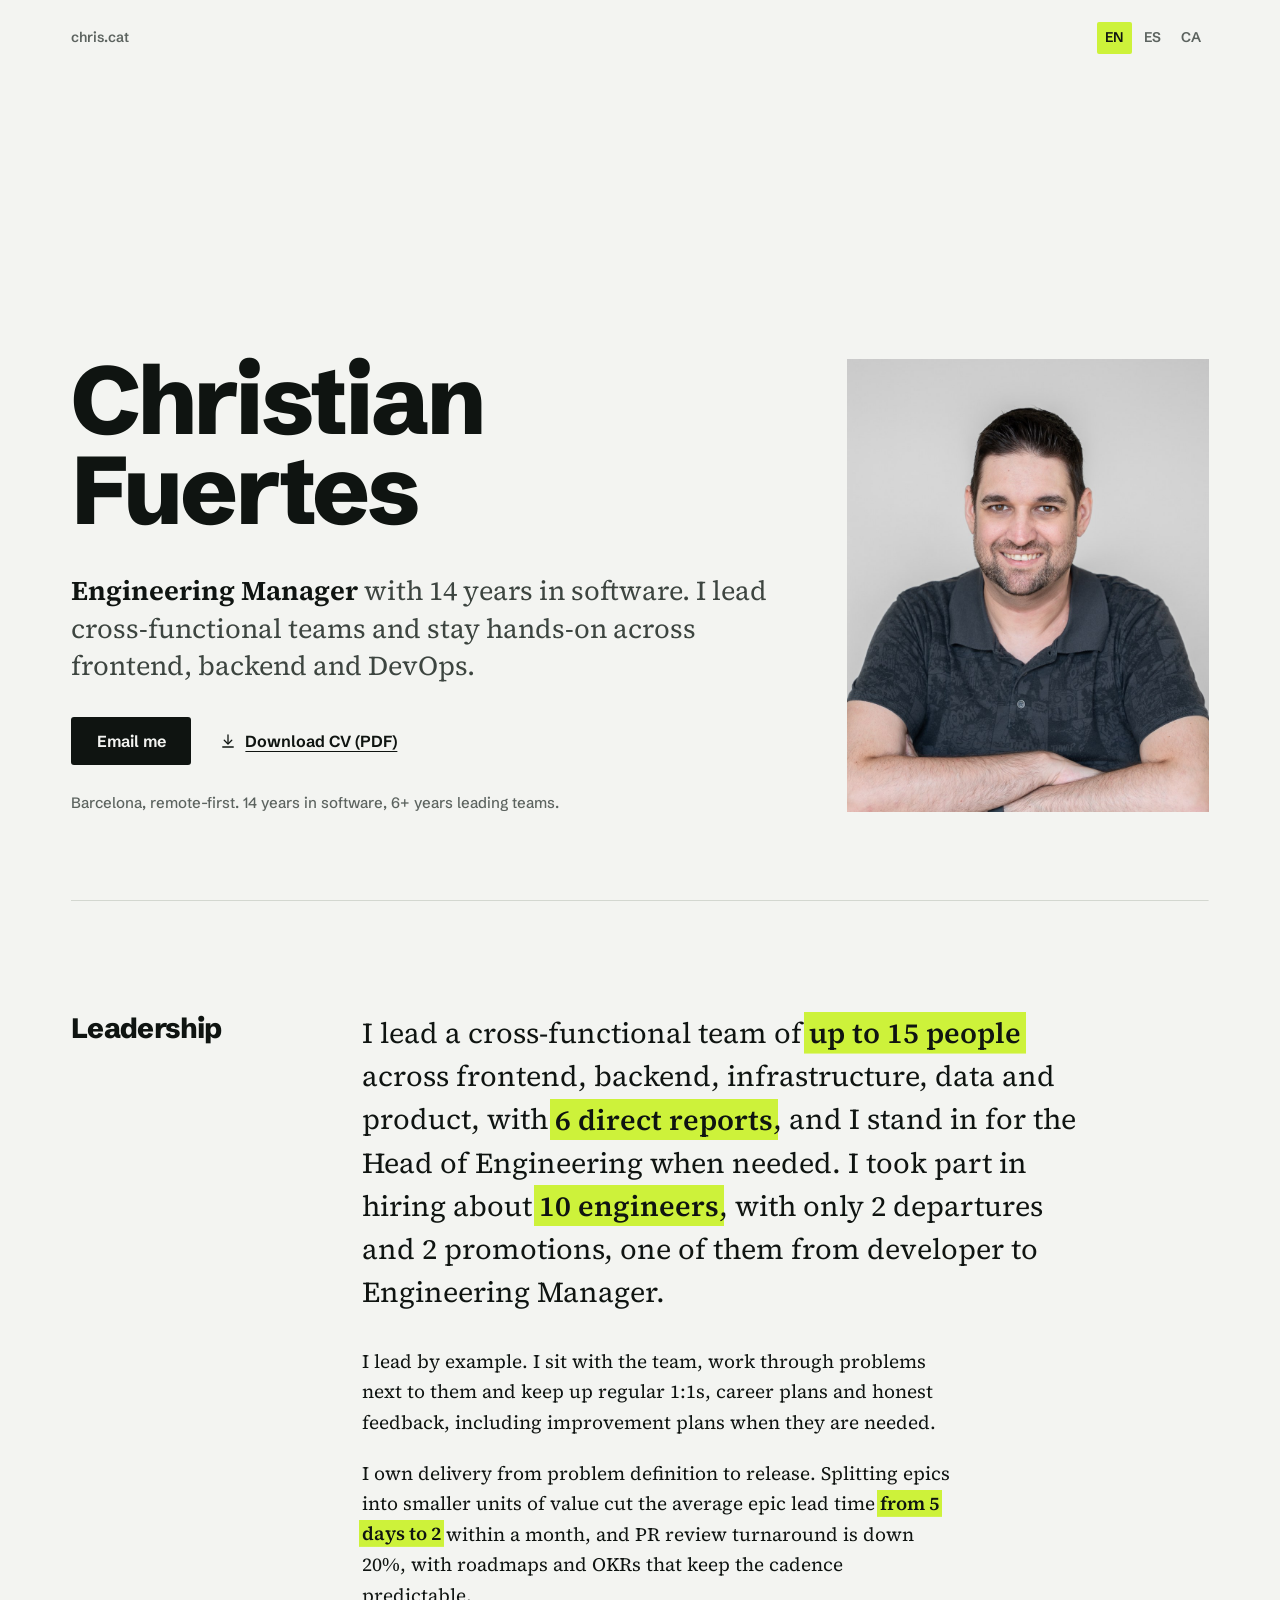
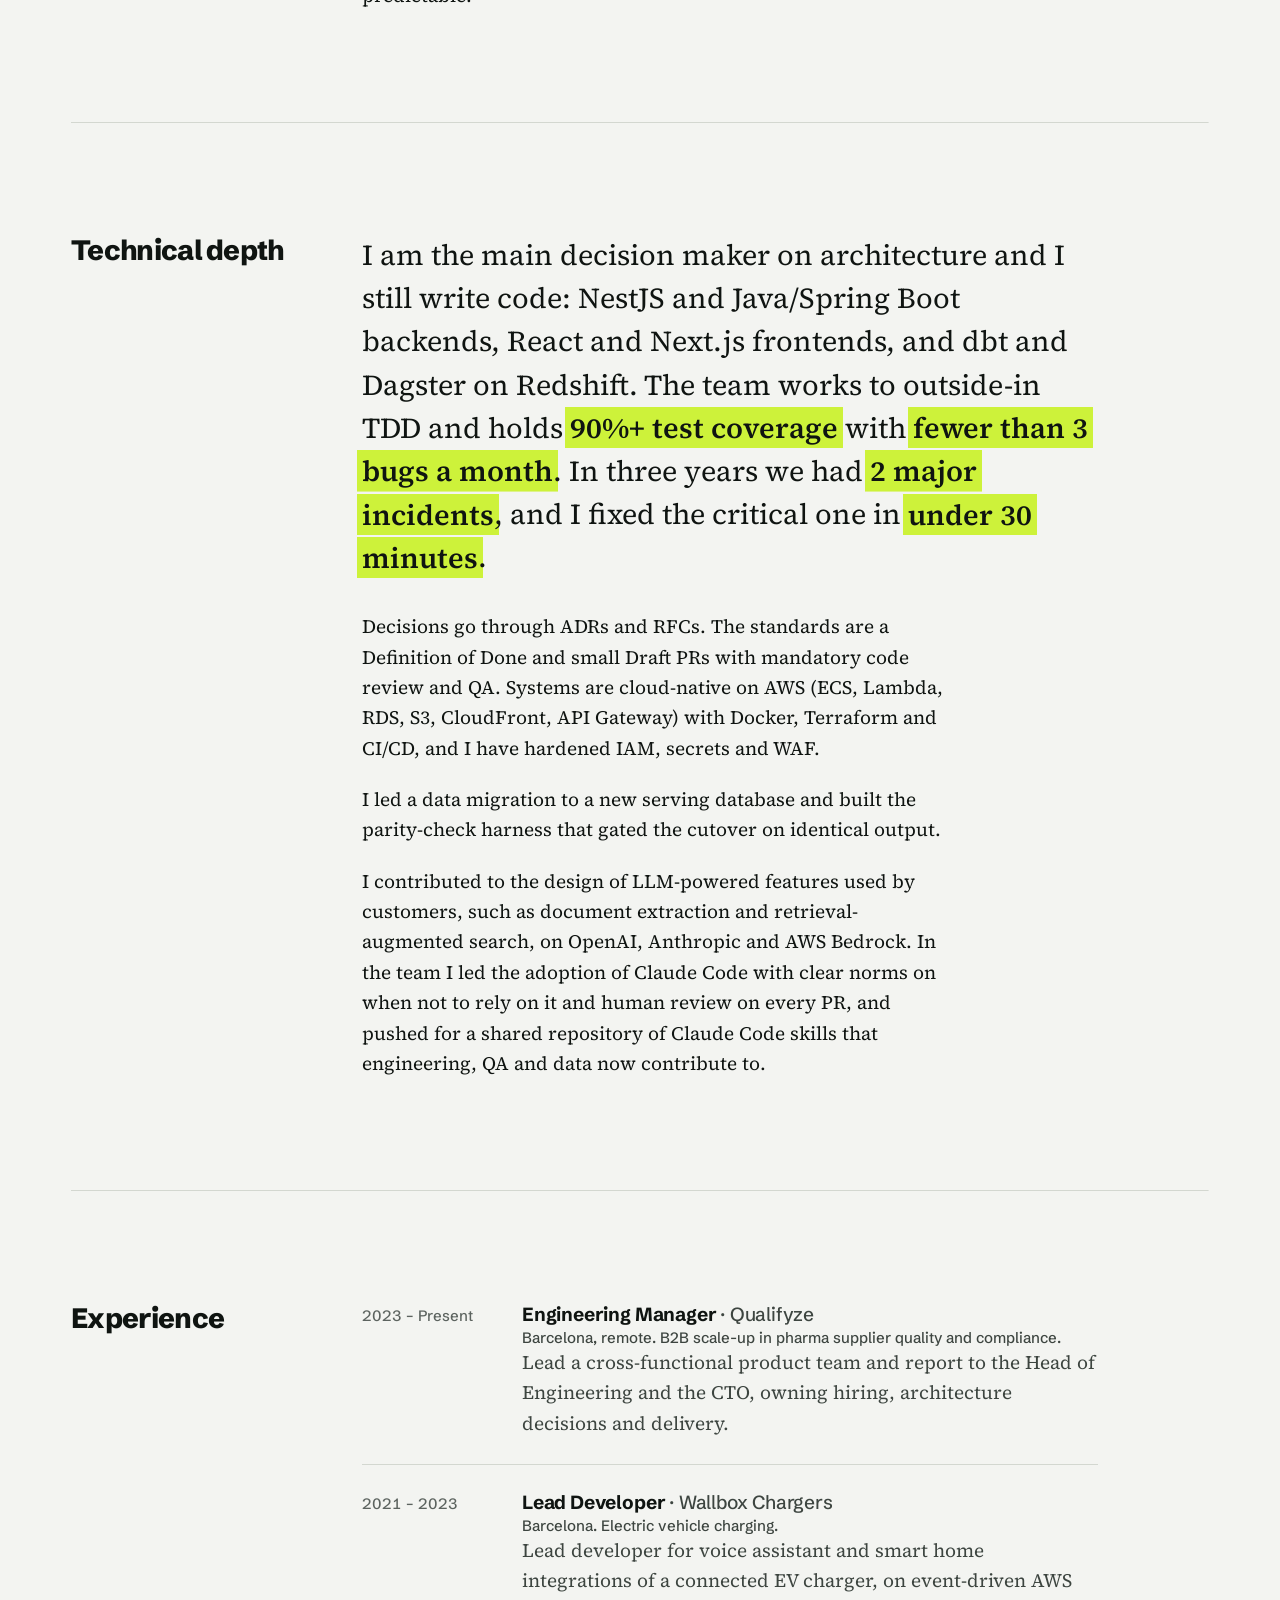
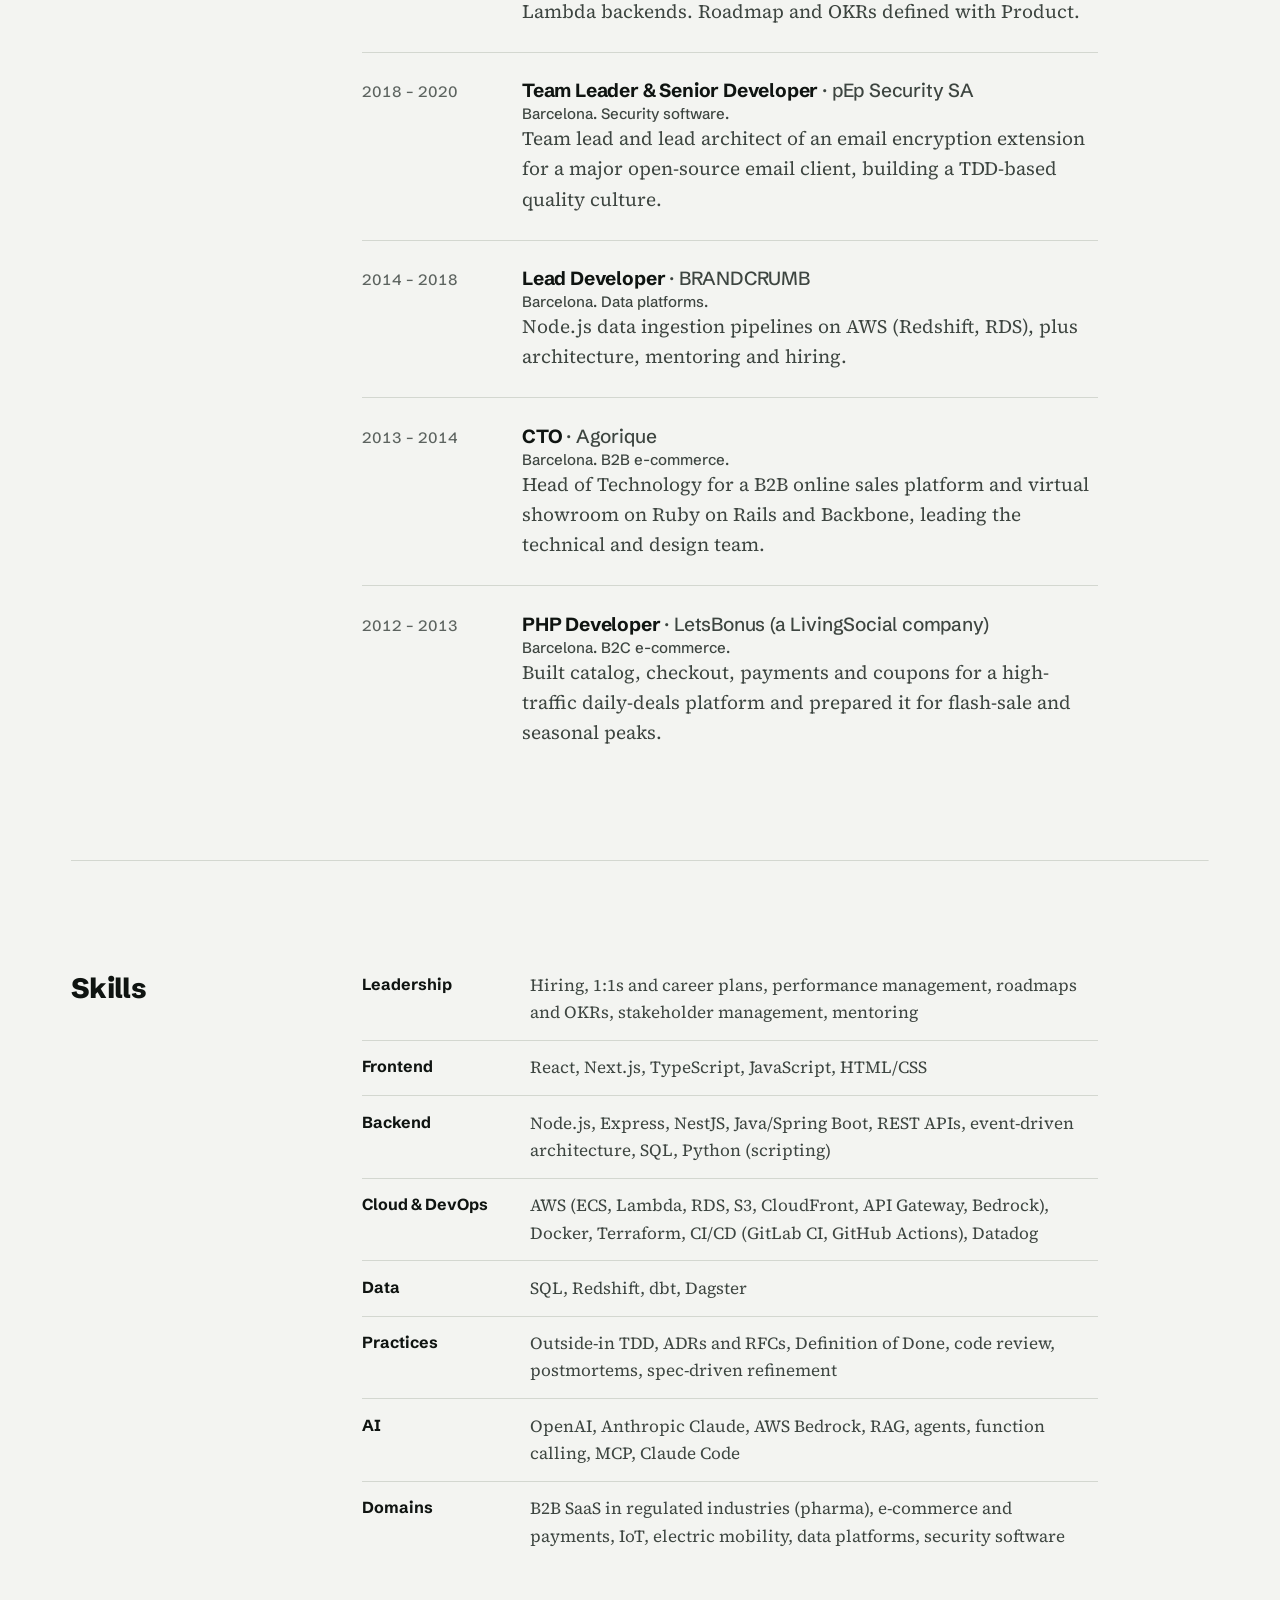
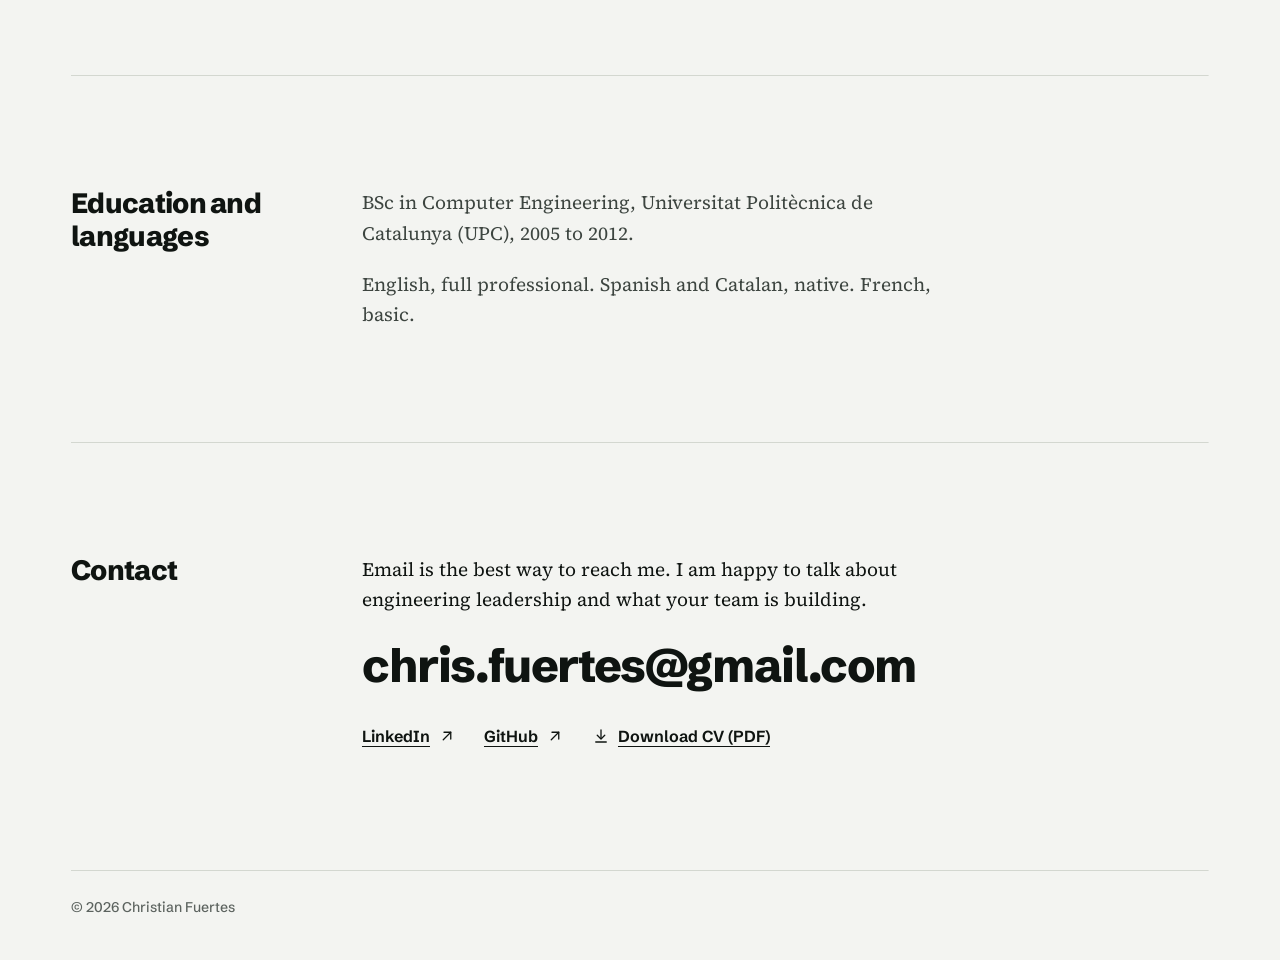
<file: index.html>
<!DOCTYPE html>
<html lang="en">
<head>
<meta charset="utf-8">
<meta name="viewport" content="width=device-width, initial-scale=1">
<meta name="color-scheme" content="light dark">
<title>Christian Fuertes · Engineering Manager</title>
<meta name="description" content="Christian Fuertes is a hands-on Engineering Manager in Barcelona with 14 years in software. He leads cross-functional teams of up to 15 and stays close to the code across frontend, backend and DevOps.">
<meta name="author" content="Christian Fuertes">
<link rel="canonical" href="https://chris.cat/">
<link rel="icon" href="favicon.svg" type="image/svg+xml">
<meta property="og:type" content="website">
<meta property="og:url" content="https://chris.cat/">
<meta property="og:title" content="Christian Fuertes · Engineering Manager">
<meta property="og:description" content="Hands-on Engineering Manager in Barcelona. 14 years in software, leading cross-functional teams of up to 15.">
<meta property="og:image" content="https://chris.cat/og.png">
<meta name="twitter:card" content="summary_large_image">
<link rel="preload" href="fonts/schibsted-latin.woff2" as="font" type="font/woff2" crossorigin>
<link rel="preload" href="fonts/sourceserif-latin.woff2" as="font" type="font/woff2" crossorigin>
<script type="application/ld+json">
{"@context":"https://schema.org","@type":"Person","name":"Christian Fuertes","jobTitle":"Engineering Manager","url":"https://chris.cat","image":"https://chris.cat/photo.jpg","email":"mailto:chris.fuertes@gmail.com","address":{"@type":"PostalAddress","addressLocality":"Barcelona","addressCountry":"ES"},"worksFor":{"@type":"Organization","name":"Qualifyze"},"alumniOf":{"@type":"CollegeOrUniversity","name":"Universitat Politècnica de Catalunya"},"knowsLanguage":["en","es","ca"],"sameAs":["https://www.linkedin.com/in/chrisfuertes","https://github.com/kirthar"]}
</script>
<style>
@font-face{font-family:"Schibsted Grotesk";src:url(fonts/schibsted-latin.woff2) format("woff2");font-weight:400 900;font-style:normal;font-display:swap;unicode-range:U+0000-00FF,U+0131,U+0152-0153,U+02BB-02BC,U+02C6,U+02DA,U+02DC,U+2000-206F,U+2074,U+20AC,U+2122,U+2191,U+2193,U+2212,U+2215,U+FEFF,U+FFFD}
@font-face{font-family:"Schibsted Grotesk";src:url(fonts/schibsted-latin-ext.woff2) format("woff2");font-weight:400 900;font-style:normal;font-display:swap;unicode-range:U+0100-02BA,U+02BD-02C5,U+02C7-02CC,U+02CE-02D7,U+02DD-02FF,U+0304,U+0308,U+0329,U+1D00-1DBF,U+1E00-1E9F,U+1EF2-1EFF,U+2020,U+20A0-20AB,U+20AD-20C0,U+2113,U+2C60-2C7F,U+A720-A7FF}
@font-face{font-family:"Source Serif 4";src:url(fonts/sourceserif-latin.woff2) format("woff2");font-weight:200 900;font-style:normal;font-display:swap;unicode-range:U+0000-00FF,U+0131,U+0152-0153,U+02BB-02BC,U+02C6,U+02DA,U+02DC,U+2000-206F,U+2074,U+20AC,U+2122,U+2191,U+2193,U+2212,U+2215,U+FEFF,U+FFFD}
@font-face{font-family:"Source Serif 4";src:url(fonts/sourceserif-latin-ext.woff2) format("woff2");font-weight:200 900;font-style:normal;font-display:swap;unicode-range:U+0100-02BA,U+02BD-02C5,U+02C7-02CC,U+02CE-02D7,U+02DD-02FF,U+0304,U+0308,U+0329,U+1D00-1DBF,U+1E00-1E9F,U+1EF2-1EFF,U+2020,U+20A0-20AB,U+20AD-20C0,U+2113,U+2C60-2C7F,U+A720-A7FF}

:root{
  --paper:#f3f4f1; --ink:#0f1411; --ink-2:#3d4540; --ink-3:#5c635f; --rule:#d3d7d0; --mark:#cdf23a;
  --sans:"Schibsted Grotesk",system-ui,-apple-system,"Segoe UI",sans-serif;
  --serif:"Source Serif 4",Georgia,"Times New Roman",serif;
  --gutter:clamp(20px,4vw,56px);
  --ease:cubic-bezier(.16,1,.3,1);
  color-scheme:light dark;
}
@media (prefers-color-scheme:dark){
  :root{--paper:#0d110f; --ink:#eef1ec; --ink-2:#bcc3bd; --ink-3:#8f9791; --rule:#273029}
}
*,*::before,*::after{box-sizing:border-box}
html{-webkit-text-size-adjust:100%;scrollbar-color:var(--ink-3) var(--paper)}
body{margin:0;background:var(--paper);color:var(--ink);font-family:var(--serif);font-size:1.1875rem;line-height:1.6;-webkit-font-smoothing:antialiased;text-rendering:optimizeLegibility}
::selection{background:var(--mark);color:#0f1411}
img{display:block;max-width:100%}
a{color:inherit;text-decoration-thickness:1px;text-underline-offset:.22em}
:focus-visible{outline:2px solid var(--ink);outline-offset:3px;border-radius:2px}
.skip{position:absolute;left:var(--gutter);top:-4rem;z-index:10;background:var(--ink);color:var(--paper);padding:.6rem 1rem;font:600 .9rem var(--sans);text-decoration:none}
.skip:focus{top:12px}

.wrap{max-width:1240px;margin:0 auto;padding-inline:var(--gutter)}
.grid{display:grid;grid-template-columns:repeat(12,minmax(0,1fr));column-gap:clamp(16px,2vw,28px)}

/* Hero */
.hero{min-height:min(100svh,960px);display:grid;grid-template-rows:auto 1fr}
.topbar{display:flex;justify-content:space-between;align-items:center;padding-top:22px;padding-bottom:22px;font:600 .875rem/1.4 var(--sans)}
.topbar .mark-name{color:var(--ink-3)}
.lang{display:flex;gap:4px}
.lang button{position:relative;font:inherit;color:var(--ink-3);background:none;border:0;padding:6px 8px;cursor:pointer;border-radius:2px;transition:color .2s}
.lang button::after{content:"";position:absolute;inset:-7px -3px}
.lang button:hover{color:var(--ink)}
.lang button[aria-pressed="true"]{color:#0f1411;background:var(--mark)}
.hero-body{align-self:end;padding-bottom:clamp(40px,7vw,88px);align-items:end;row-gap:40px}
.hero-text{grid-column:1/9}
.hero-photo{grid-column:9/13;margin:0}
.hero-photo img{width:100%;height:auto;aspect-ratio:4/5;object-fit:cover;object-position:50% 14%;background:#d9dadb}
h1{margin:0 0 clamp(24px,3vw,40px);font:800 clamp(3.25rem,10.5vw,6rem)/.93 var(--sans);letter-spacing:-.035em;text-wrap:balance}
.position{margin:0 0 32px;max-width:27em;font-size:clamp(1.3rem,2.3vw,1.7rem);line-height:1.38;color:var(--ink-2)}
.position strong{color:var(--ink);font-weight:650}
.actions{display:flex;flex-wrap:wrap;align-items:center;gap:14px 28px;margin-bottom:28px}
.btn{display:inline-flex;align-items:center;min-height:48px;padding:0 1.6rem;line-height:1.3;background:var(--ink);color:var(--paper);font:650 1rem var(--sans);text-decoration:none;border-radius:3px;transition:background-color .2s,color .2s}
.btn:hover{background:var(--mark);color:#0f1411}
.link-arrow{display:inline-flex;align-items:center;gap:.5rem;font:650 1rem/1.3 var(--sans);min-height:48px}
.link-arrow svg{width:18px;height:18px;flex:none}
.meta{margin:0;color:var(--ink-3);font:500 .9375rem var(--sans)}

/* Sections */
section,footer .wrap{background:linear-gradient(var(--rule),var(--rule)) no-repeat center top/calc(100% - 2*var(--gutter)) 1px}
section{padding-top:clamp(56px,9vw,112px);padding-bottom:clamp(56px,9vw,112px)}
h2{grid-column:1/4;margin:0 0 28px;font:800 1.75rem/1.15 var(--sans);letter-spacing:-.025em;align-self:start;text-wrap:balance}
.content{grid-column:4/13;max-width:46rem}
@media (min-width:900px){h2{position:sticky;top:28px;margin-bottom:0}}
h3{margin:0 0 .35rem;font:700 1.125rem/1.3 var(--sans);letter-spacing:-.01em}
.content p{margin:0 0 1.1em}
.content p:not(.lede){max-width:37rem}
.content p:last-child{margin-bottom:0}
.lede{font-size:clamp(1.375rem,2.6vw,1.8rem);line-height:1.5;color:var(--ink)}
.stack>div+div{margin-top:2.25rem}
.stack p{color:var(--ink-2)}

/* The one authored moment: a lime marker sweeps behind each figure */
mark{color:#0f1411;font-weight:600;padding:.02em .16em;margin:0 -.16em;-webkit-box-decoration-break:clone;box-decoration-break:clone;background:linear-gradient(var(--mark),var(--mark)) no-repeat left center/100% 100%}
.js [data-reveal] mark{color:var(--ink);background-size:0% 100%;transition:background-size .9s var(--ease) var(--d,0ms),color .3s ease calc(var(--d,0ms) + .35s)}
.js [data-reveal].seen mark{color:#0f1411;background-size:100% 100%}
@media (prefers-reduced-motion:reduce){.js [data-reveal] mark{transition:none;color:#0f1411;background-size:100% 100%}}

/* Experience */
.roles{list-style:none;margin:0;padding:0}
.roles li{display:grid;grid-template-columns:8.5rem 1fr;gap:4px 24px;padding-top:1.6rem;padding-bottom:1.6rem;border-top:1px solid var(--rule)}
.roles li:first-child{border-top:0;padding-top:0}
.roles li:last-child{padding-bottom:0}
.when{font:500 .9375rem/1.9 var(--sans);color:var(--ink-3);font-variant-numeric:tabular-nums}
.role{margin:0;font:700 1.1875rem/1.35 var(--sans);letter-spacing:-.01em}
.role span{font-weight:500;color:var(--ink-2)}
.where{margin:.1rem 0 .55rem;font:500 .9375rem var(--sans);color:var(--ink-3)}
.roles p{margin:0;color:var(--ink-2)}

/* Skills */
dl{margin:0}
.skills>div{display:grid;grid-template-columns:9rem 1fr;gap:4px 24px;padding-top:.85rem;padding-bottom:.85rem;border-top:1px solid var(--rule)}
.skills>div:first-child{border-top:0;padding-top:0}
dt{font:700 1rem/1.6 var(--sans)}
dd{margin:0;color:var(--ink-2);font-size:1.0625rem}
.plain p{color:var(--ink-2)}

/* Contact */
.mail{display:inline-block;font:800 clamp(1.6rem,4.6vw,2.9rem)/1.15 var(--sans);letter-spacing:-.03em;text-decoration:none;overflow-wrap:anywhere;margin:.2rem 0 1.4rem;background:linear-gradient(var(--mark),var(--mark)) no-repeat left 92%/0% 30%;transition:background-size .5s var(--ease)}
.mail:hover,.mail:focus-visible{background-size:100% 30%}
.links{display:flex;flex-wrap:wrap;gap:6px 28px;font:650 1rem var(--sans)}
.links a{display:inline-flex;align-items:center;gap:.5rem;min-height:44px}
.links svg{width:18px;height:18px}
footer .wrap{padding-top:28px;padding-bottom:44px}
.privacy{margin:6px 0 0}
footer{font:500 .875rem var(--sans);color:var(--ink-3)}

@media (max-width:899px){
  .hero-text,.hero-photo{grid-column:1/-1}
  .hero-photo{max-width:220px}
  .hero-body{row-gap:28px}
  h2,.content{grid-column:1/-1}
  h2{margin-bottom:22px}
}
@media (max-width:560px){
  body{font-size:1.125rem}
  .roles li,.skills>div{grid-template-columns:1fr}
  .when{line-height:1.5}
  .btn{width:100%;justify-content:center}
}
</style>
</head>
<body>
<a class="skip" href="#main" data-i18n="skip">Skip to content</a>

<header class="hero wrap">
  <div class="topbar">
    <span class="mark-name">chris.cat</span>
    <nav class="lang" aria-label="Language">
      <button type="button" data-lang="en" lang="en" aria-pressed="true">EN</button>
      <button type="button" data-lang="es" lang="es" aria-pressed="false">ES</button>
      <button type="button" data-lang="ca" lang="ca" aria-pressed="false">CA</button>
    </nav>
  </div>
  <div class="hero-body grid">
    <div class="hero-text">
      <h1>Christian Fuertes</h1>
      <p class="position" data-i18n="position"><strong>Engineering Manager</strong> with 14 years in software. I lead cross-functional teams and stay hands-on across frontend, backend and DevOps.</p>
      <div class="actions">
        <a class="btn" href="mailto:chris.fuertes@gmail.com" data-track="email-hero" data-i18n="cta_email">Email me</a>
        <a class="link-arrow" href="Christian_Fuertes_CV.pdf" data-track="cv-hero" download>
          <svg viewBox="0 0 24 24" fill="none" stroke="currentColor" stroke-width="1.75" stroke-linecap="round" stroke-linejoin="round" aria-hidden="true"><path d="M12 4v11"/><path d="m7 11 5 5 5-5"/><path d="M5 20h14"/></svg>
          <span data-i18n="cta_cv">Download CV (PDF)</span>
        </a>
      </div>
      <p class="meta" data-i18n="meta">Barcelona, remote-first. 14 years in software, 6+ years leading teams.</p>
    </div>
    <figure class="hero-photo">
      <img src="photo.jpg" width="1000" height="1250" alt="Portrait of Christian Fuertes" fetchpriority="high">
    </figure>
  </div>
</header>

<main id="main">
  <section class="wrap grid" data-view="leadership">
    <h2 data-i18n="h_lead">Leadership</h2>
    <div class="content">
      <p class="lede" data-reveal data-i18n="lead_lede">I lead a cross-functional team of <mark>up to 15 people</mark> across frontend, backend, infrastructure, data and product, with <mark>6 direct reports</mark>, and I stand in for the Head of Engineering when needed. I took part in hiring about <mark>10 engineers</mark>, with only 2 departures and 2 promotions, one of them from developer to Engineering Manager.</p>
      <p data-i18n="lead_p1">I lead by example. I sit with the team, work through problems next to them and keep up regular 1:1s, career plans and honest feedback, including improvement plans when they are needed.</p>
      <p data-reveal data-i18n="lead_p2">I own delivery from problem definition to release. Splitting epics into smaller units of value cut the average epic lead time <mark>from 5 days to 2</mark> within a month, and PR review turnaround is down 20%, with roadmaps and OKRs that keep the cadence predictable.</p>
    </div>
  </section>

  <section class="wrap grid" data-view="technical">
    <h2 data-i18n="h_tech">Technical depth</h2>
    <div class="content">
      <p class="lede" data-reveal data-i18n="tech_lede">I am the main decision maker on architecture and I still write code: NestJS and Java/Spring Boot backends, React and Next.js frontends, and dbt and Dagster on Redshift. The team works to outside-in TDD and holds <mark>90%+ test coverage</mark> with <mark>fewer than 3 bugs a month</mark>. In three years we had <mark>2 major incidents</mark>, and I fixed the critical one in <mark>under 30 minutes</mark>.</p>
      <p data-i18n="tech_p1">Decisions go through ADRs and RFCs. The standards are a Definition of Done and small Draft PRs with mandatory code review and QA. Systems are cloud-native on AWS (ECS, Lambda, RDS, S3, CloudFront, API Gateway) with Docker, Terraform and CI/CD, and I have hardened IAM, secrets and WAF.</p>
      <p data-i18n="tech_p2">I led a data migration to a new serving database and built the parity-check harness that gated the cutover on identical output.</p>
      <p data-i18n="tech_p3">I contributed to the design of LLM-powered features used by customers, such as document extraction and retrieval-augmented search, on OpenAI, Anthropic and AWS Bedrock. In the team I led the adoption of Claude Code with clear norms on when not to rely on it and human review on every PR, and pushed for a shared repository of Claude Code skills that engineering, QA and data now contribute to.</p>
    </div>
  </section>

  <section class="wrap grid" data-view="experience">
    <h2 data-i18n="h_exp">Experience</h2>
    <div class="content">
      <ol class="roles">
        <li>
          <div class="when" data-i18n="y_now">2023 – Present</div>
          <div>
            <h3 class="role">Engineering Manager <span>· Qualifyze</span></h3>
            <p class="where" data-i18n="w1">Barcelona, remote. B2B scale-up in pharma supplier quality and compliance.</p>
            <p data-i18n="d1">Lead a cross-functional product team and report to the Head of Engineering and the CTO, owning hiring, architecture decisions and delivery.</p>
          </div>
        </li>
        <li>
          <div class="when">2021 – 2023</div>
          <div>
            <h3 class="role">Lead Developer <span>· Wallbox Chargers</span></h3>
            <p class="where" data-i18n="w2">Barcelona. Electric vehicle charging.</p>
            <p data-i18n="d2">Lead developer for voice assistant and smart home integrations of a connected EV charger, on event-driven AWS Lambda backends. Roadmap and OKRs defined with Product.</p>
          </div>
        </li>
        <li>
          <div class="when">2018 – 2020</div>
          <div>
            <h3 class="role">Team Leader &amp; Senior Developer <span>· pEp Security SA</span></h3>
            <p class="where" data-i18n="w3">Barcelona. Security software.</p>
            <p data-i18n="d3">Team lead and lead architect of an email encryption extension for a major open-source email client, building a TDD-based quality culture.</p>
          </div>
        </li>
        <li>
          <div class="when">2014 – 2018</div>
          <div>
            <h3 class="role">Lead Developer <span>· BRANDCRUMB</span></h3>
            <p class="where" data-i18n="w4">Barcelona. Data platforms.</p>
            <p data-i18n="d4">Node.js data ingestion pipelines on AWS (Redshift, RDS), plus architecture, mentoring and hiring.</p>
          </div>
        </li>
        <li>
          <div class="when">2013 – 2014</div>
          <div>
            <h3 class="role">CTO <span>· Agorique</span></h3>
            <p class="where" data-i18n="w5">Barcelona. B2B e-commerce.</p>
            <p data-i18n="d5">Head of Technology for a B2B online sales platform and virtual showroom on Ruby on Rails and Backbone, leading the technical and design team.</p>
          </div>
        </li>
        <li>
          <div class="when">2012 – 2013</div>
          <div>
            <h3 class="role">PHP Developer <span>· LetsBonus (a LivingSocial company)</span></h3>
            <p class="where" data-i18n="w6">Barcelona. B2C e-commerce.</p>
            <p data-i18n="d6">Built catalog, checkout, payments and coupons for a high-traffic daily-deals platform and prepared it for flash-sale and seasonal peaks.</p>
          </div>
        </li>
      </ol>
    </div>
  </section>

  <section class="wrap grid" data-view="skills">
    <h2 data-i18n="h_skills">Skills</h2>
    <div class="content">
      <dl class="skills">
        <div><dt data-i18n="dt_lead">Leadership</dt><dd data-i18n="dd_lead">Hiring, 1:1s and career plans, performance management, roadmaps and OKRs, stakeholder management, mentoring</dd></div>
        <div><dt>Frontend</dt><dd>React, Next.js, TypeScript, JavaScript, HTML/CSS</dd></div>
        <div><dt>Backend</dt><dd>Node.js, Express, NestJS, Java/Spring Boot, REST APIs, event-driven architecture, SQL, Python (scripting)</dd></div>
        <div><dt>Cloud &amp; DevOps</dt><dd>AWS (ECS, Lambda, RDS, S3, CloudFront, API Gateway, Bedrock), Docker, Terraform, CI/CD (GitLab CI, GitHub Actions), Datadog</dd></div>
        <div><dt>Data</dt><dd>SQL, Redshift, dbt, Dagster</dd></div>
        <div><dt data-i18n="dt_prac">Practices</dt><dd data-i18n="dd_prac">Outside-in TDD, ADRs and RFCs, Definition of Done, code review, postmortems, spec-driven refinement</dd></div>
        <div><dt>AI</dt><dd>OpenAI, Anthropic Claude, AWS Bedrock, RAG, agents, function calling, MCP, Claude Code</dd></div>
        <div><dt data-i18n="dt_dom">Domains</dt><dd data-i18n="dd_dom">B2B SaaS in regulated industries (pharma), e-commerce and payments, IoT, electric mobility, data platforms, security software</dd></div>
      </dl>
    </div>
  </section>

  <section class="wrap grid" data-view="education">
    <h2 data-i18n="h_edu">Education and languages</h2>
    <div class="content plain">
      <p data-i18n="edu">BSc in Computer Engineering, Universitat Politècnica de Catalunya (UPC), 2005 to 2012.</p>
      <p data-i18n="langs">English, full professional. Spanish and Catalan, native. French, basic.</p>
    </div>
  </section>

  <section class="wrap grid" data-view="contact">
    <h2 data-i18n="h_contact">Contact</h2>
    <div class="content">
      <p data-i18n="contact_p">Email is the best way to reach me. I am happy to talk about engineering leadership and what your team is building.</p>
      <a class="mail" href="mailto:chris.fuertes@gmail.com" data-track="email-contact">chris.fuertes@gmail.com</a>
      <div class="links">
        <a href="https://www.linkedin.com/in/chrisfuertes" data-track="linkedin" target="_blank" rel="noopener">LinkedIn
          <svg viewBox="0 0 24 24" fill="none" stroke="currentColor" stroke-width="1.75" stroke-linecap="round" stroke-linejoin="round" aria-hidden="true"><path d="M7 17 17 7"/><path d="M8 7h9v9"/></svg></a>
        <a href="https://github.com/kirthar" data-track="github" target="_blank" rel="noopener">GitHub
          <svg viewBox="0 0 24 24" fill="none" stroke="currentColor" stroke-width="1.75" stroke-linecap="round" stroke-linejoin="round" aria-hidden="true"><path d="M7 17 17 7"/><path d="M8 7h9v9"/></svg></a>
        <a href="Christian_Fuertes_CV.pdf" data-track="cv-contact" download>
          <svg viewBox="0 0 24 24" fill="none" stroke="currentColor" stroke-width="1.75" stroke-linecap="round" stroke-linejoin="round" aria-hidden="true"><path d="M12 4v11"/><path d="m7 11 5 5 5-5"/><path d="M5 20h14"/></svg>
          <span data-i18n="cta_cv2">Download CV (PDF)</span></a>
      </div>
    </div>
  </section>
</main>

<footer data-view="end"><div class="wrap">© <span id="year">2026</span> Christian Fuertes
  <p class="privacy" hidden data-i18n="privacy">Anonymous visit statistics, no cookies, no personal data.</p></div></footer>

<script>
(function(){
  var root=document.documentElement;
  root.classList.add('js');

  var T={
  es:{
  "title": "Christian Fuertes · Engineering Manager",
  "desc": "Christian Fuertes es un Engineering Manager con perfil técnico en Barcelona y 14 años en software. Lidera equipos multidisciplinares de hasta 15 personas y sigue cerca del código en frontend, backend y DevOps.",
  "skip": "Saltar al contenido",
  "position": "<strong>Engineering Manager</strong> con 14 años en software. Lidero equipos multidisciplinares y sigo trabajando con el código en frontend, backend y DevOps.",
  "cta_email": "Escríbeme",
  "cta_cv": "Descargar CV (PDF)",
  "cta_cv2": "Descargar CV (PDF)",
  "meta": "Barcelona, trabajo en remoto. 14 años en software, más de 6 años liderando equipos.",
  "h_lead": "Liderazgo",
  "lead_lede": "Lidero un equipo multidisciplinar de <mark>hasta 15 personas</mark> entre frontend, backend, infraestructura, datos y producto, con <mark>6 personas a mi cargo</mark>, y sustituyo al Head of Engineering cuando hace falta. He participado en la contratación de unos <mark>10 ingenieros</mark>, con solo 2 salidas y 2 promociones, una de ellas de desarrollador a Engineering Manager.",
  "lead_p1": "Lidero con el ejemplo. Me siento con el equipo, resuelvo los problemas a su lado y mantengo 1:1s regulares, planes de carrera y feedback honesto, incluidos planes de mejora cuando hacen falta.",
  "lead_p2": "Soy responsable de la entrega desde la definición del problema hasta la release. Dividir las épicas en unidades de valor más pequeñas redujo el lead time medio de una épica <mark>de 5 días a 2</mark> en un mes, y el tiempo de revisión de PRs ha bajado un 20%, con roadmaps y OKRs que hacen la cadencia predecible.",
  "h_tech": "Nivel técnico",
  "tech_lede": "Soy quien toma las decisiones de arquitectura y sigo escribiendo código: backends en NestJS y Java/Spring Boot, frontends en React y Next.js, y dbt y Dagster sobre Redshift. El equipo trabaja con TDD outside-in y mantiene una <mark>cobertura de tests superior al 90%</mark> con <mark>menos de 3 bugs al mes</mark>. En tres años tuvimos <mark>2 incidentes graves</mark> y el crítico lo resolví en <mark>menos de 30 minutos</mark>.",
  "tech_p1": "Las decisiones pasan por ADRs y RFCs. Los estándares son una Definition of Done y Draft PRs pequeñas con code review y QA obligatorios. Los sistemas son cloud-native en AWS (ECS, Lambda, RDS, S3, CloudFront, API Gateway) con Docker, Terraform y CI/CD, y he reforzado IAM, secretos y WAF.",
  "tech_p2": "Lideré una migración de datos a una nueva base de datos de servicio y construí el arnés de comprobación de paridad que condicionó el corte a un resultado idéntico.",
  "tech_p3": "Contribuí al diseño de funcionalidades con LLMs que usan los clientes, como la extracción de documentos y la búsqueda con recuperación aumentada, sobre OpenAI, Anthropic y AWS Bedrock. En el equipo lideré la adopción de Claude Code, con normas claras sobre cuándo no fiarse de ella y revisión humana en cada PR, e impulsé un repositorio compartido de skills de Claude Code al que ya contribuyen ingeniería, QA y datos.",
  "h_exp": "Experiencia",
  "y_now": "2023 – Actualidad",
  "w1": "Barcelona, en remoto. Scale-up B2B de calidad y cumplimiento de proveedores en farma.",
  "d1": "Lidero un equipo de producto multidisciplinar y dependo del Head of Engineering y del CTO, con responsabilidad sobre la contratación, las decisiones de arquitectura y la entrega.",
  "w2": "Barcelona. Carga de vehículos eléctricos.",
  "d2": "Lead developer de las integraciones de asistentes de voz y smart home de un cargador de vehículo eléctrico conectado, sobre backends orientados a eventos en AWS Lambda. Roadmap y OKRs definidos con Producto.",
  "w3": "Barcelona. Software de seguridad.",
  "d3": "Team lead y arquitecto principal de una extensión de cifrado de correo para un cliente de email open source muy conocido, creando una cultura de calidad basada en TDD.",
  "w4": "Barcelona. Plataformas de datos.",
  "d4": "Pipelines de ingesta de datos en Node.js sobre AWS (Redshift, RDS), además de arquitectura, mentoring y contratación.",
  "w5": "Barcelona. E-commerce B2B.",
  "d5": "Head of Technology de una plataforma de venta online B2B con showroom virtual sobre Ruby on Rails y Backbone, liderando el equipo técnico y de diseño.",
  "w6": "Barcelona. E-commerce B2C.",
  "d6": "Construí catálogo, checkout, pagos y cupones de una plataforma de ofertas diarias de mucho tráfico y la preparé para los picos de flash sales y campañas de temporada.",
  "h_skills": "Tecnologías",
  "dt_lead": "Liderazgo",
  "dd_lead": "Contratación, 1:1s y planes de carrera, gestión del rendimiento, roadmaps y OKRs, gestión de stakeholders, mentoring",
  "dt_prac": "Prácticas",
  "dd_prac": "TDD outside-in, ADRs y RFCs, Definition of Done, code review, postmortems, refinamiento guiado por especificaciones",
  "dt_dom": "Sectores",
  "dd_dom": "B2B SaaS en industrias reguladas (farma), e-commerce y pagos, IoT, movilidad eléctrica, plataformas de datos, software de seguridad",
  "h_edu": "Formación e idiomas",
  "edu": "Ingeniería Informática, Universitat Politècnica de Catalunya (UPC), 2005 a 2012.",
  "langs": "Inglés, nivel profesional completo. Castellano y catalán, nativos. Francés, básico.",
  "h_contact": "Contacto",
  "contact_p": "El correo es la mejor forma de contactarme. Encantado de hablar de liderazgo de ingeniería y de lo que está construyendo tu equipo.",
  "privacy": "Estadísticas de visitas anónimas, sin cookies ni datos personales."
},
  ca:{
  "title": "Christian Fuertes · Engineering Manager",
  "desc": "Christian Fuertes és un Engineering Manager amb perfil tècnic a Barcelona i 14 anys en software. Lidera equips multidisciplinaris de fins a 15 persones i segueix a prop del codi en frontend, backend i DevOps.",
  "skip": "Salta al contingut",
  "position": "<strong>Engineering Manager</strong> amb 14 anys en software. Lidero equips multidisciplinaris i segueixo treballant amb el codi en frontend, backend i DevOps.",
  "cta_email": "Escriu-me",
  "cta_cv": "Descarrega el CV (PDF)",
  "cta_cv2": "Descarrega el CV (PDF)",
  "meta": "Barcelona, treball en remot. 14 anys en software, més de 6 anys liderant equips.",
  "h_lead": "Lideratge",
  "lead_lede": "Lidero un equip multidisciplinari de <mark>fins a 15 persones</mark> entre frontend, backend, infraestructura, dades i producte, amb <mark>6 persones a càrrec meu</mark>, i substitueixo el Head of Engineering quan cal. He participat en la contractació d’uns <mark>10 enginyers</mark>, amb només 2 baixes i 2 promocions, una d’elles de desenvolupador a Engineering Manager.",
  "lead_p1": "Lidero amb l’exemple. Em sec amb l’equip, resolc els problemes al seu costat i mantinc 1:1s regulars, plans de carrera i feedback honest, inclosos plans de millora quan cal.",
  "lead_p2": "Sóc responsable del lliurament des de la definició del problema fins a la release. Dividir les èpiques en unitats de valor més petites va reduir el lead time mitjà d’una èpica <mark>de 5 dies a 2</mark> en un mes, i el temps de revisió de PRs ha baixat un 20%, amb roadmaps i OKRs que fan la cadència previsible.",
  "h_tech": "Nivell tècnic",
  "tech_lede": "Sóc qui pren les decisions d’arquitectura i segueixo escrivint codi: backends en NestJS i Java/Spring Boot, frontends en React i Next.js, i dbt i Dagster sobre Redshift. L’equip treballa amb TDD outside-in i manté una <mark>cobertura de tests superior al 90%</mark> amb <mark>menys de 3 bugs al mes</mark>. En tres anys hem tingut <mark>2 incidents greus</mark> i el crític el vaig resoldre en <mark>menys de 30 minuts</mark>.",
  "tech_p1": "Les decisions passen per ADRs i RFCs. Els estàndards són una Definition of Done i Draft PRs petites amb code review i QA obligatoris. Els sistemes són cloud-native a AWS (ECS, Lambda, RDS, S3, CloudFront, API Gateway) amb Docker, Terraform i CI/CD, i he reforçat IAM, secrets i WAF.",
  "tech_p2": "Vaig liderar una migració de dades a una nova base de dades de servei i vaig construir l’arnès de comprovació de paritat que va condicionar el tall a un resultat idèntic.",
  "tech_p3": "Vaig contribuir al disseny de funcionalitats amb LLMs que fan servir els clients, com l’extracció de documents i la cerca amb recuperació augmentada, sobre OpenAI, Anthropic i AWS Bedrock. A l’equip vaig liderar l’adopció de Claude Code, amb normes clares sobre quan no refiar-se’n i revisió humana a cada PR, i vaig impulsar un repositori compartit de skills de Claude Code al qual ja contribueixen enginyeria, QA i dades.",
  "h_exp": "Experiència",
  "y_now": "2023 – Actualitat",
  "w1": "Barcelona, en remot. Scale-up B2B de qualitat i compliment de proveïdors en farma.",
  "d1": "Lidero un equip de producte multidisciplinari i responc davant del Head of Engineering i del CTO, amb responsabilitat sobre la contractació, les decisions d’arquitectura i el lliurament.",
  "w2": "Barcelona. Càrrega de vehicles elèctrics.",
  "d2": "Lead developer de les integracions d’assistents de veu i smart home d’un carregador de vehicle elèctric connectat, sobre backends orientats a esdeveniments a AWS Lambda. Roadmap i OKRs definits amb Producte.",
  "w3": "Barcelona. Software de seguretat.",
  "d3": "Team lead i arquitecte principal d’una extensió de xifratge de correu per a un client d’email open source molt conegut, creant una cultura de qualitat basada en TDD.",
  "w4": "Barcelona. Plataformes de dades.",
  "d4": "Pipelines d’ingesta de dades en Node.js sobre AWS (Redshift, RDS), a més d’arquitectura, mentoring i contractació.",
  "w5": "Barcelona. E-commerce B2B.",
  "d5": "Head of Technology d’una plataforma de venda online B2B amb showroom virtual sobre Ruby on Rails i Backbone, liderant l’equip tècnic i de disseny.",
  "w6": "Barcelona. E-commerce B2C.",
  "d6": "Vaig construir catàleg, checkout, pagaments i cupons d’una plataforma d’ofertes diàries de molt trànsit i la vaig preparar per als pics de flash sales i campanyes de temporada.",
  "h_skills": "Tecnologies",
  "dt_lead": "Lideratge",
  "dd_lead": "Contractació, 1:1s i plans de carrera, gestió del rendiment, roadmaps i OKRs, gestió d’stakeholders, mentoring",
  "dt_prac": "Pràctiques",
  "dd_prac": "TDD outside-in, ADRs i RFCs, Definition of Done, code review, postmortems, refinament guiat per especificacions",
  "dt_dom": "Sectors",
  "dd_dom": "B2B SaaS en indústries regulades (farma), e-commerce i pagaments, IoT, mobilitat elèctrica, plataformes de dades, software de seguretat",
  "h_edu": "Formació i idiomes",
  "edu": "Enginyeria Informàtica, Universitat Politècnica de Catalunya (UPC), 2005 a 2012.",
  "langs": "Anglès, nivell professional complet. Castellà i català, natius. Francès, bàsic.",
  "h_contact": "Contacte",
  "contact_p": "El correu és la millor manera de contactar-me. Content de parlar de lideratge d’enginyeria i del que està construint el teu equip.",
  "privacy": "Estadístiques de visites anònimes, sense cookies ni dades personals."
}
  };

  var nodes=[].slice.call(document.querySelectorAll('[data-i18n]'));
  var descEl=document.querySelector('meta[name=description]');
  var en={title:document.title,desc:descEl.getAttribute('content')};
  nodes.forEach(function(n){en[n.getAttribute('data-i18n')]=n.innerHTML});
  var btns=[].slice.call(document.querySelectorAll('.lang button'));

  function store(){try{return window.localStorage}catch(e){return null}}
  function pick(){
    var m=/[?&]lang=(en|es|ca)\b/.exec(location.search);
    if(m)return m[1];
    try{var s=store(),v=s&&s.getItem('lang');if(v==='en'||v==='es'||v==='ca')return v}catch(e){}
    return 'en';
  }
  function stagger(){[].forEach.call(document.querySelectorAll('[data-reveal] mark'),function(m,i){m.style.setProperty('--d',(i*110)+'ms')})}
  function apply(l,save){
    var d=l==='en'?en:T[l];
    nodes.forEach(function(n){var k=n.getAttribute('data-i18n');if(d[k]!==undefined)n.innerHTML=d[k]});
    document.title=d.title;descEl.setAttribute('content',d.desc);
    root.lang=l;
    btns.forEach(function(b){b.setAttribute('aria-pressed',String(b.getAttribute('data-lang')===l))});
    stagger();
    if(save){try{var s=store();s&&s.setItem('lang',l)}catch(e){}if(typeof track==='function')track('lang-'+l)}
  }
  btns.forEach(function(b){b.addEventListener('click',function(){apply(b.getAttribute('data-lang'),true)})});
  apply(pick(),false);

  var y=document.getElementById('year');if(y)y.textContent=new Date().getFullYear();

  var targets=[].slice.call(document.querySelectorAll('[data-reveal]'));
  if('IntersectionObserver' in window){
    var io=new IntersectionObserver(function(es){es.forEach(function(e){if(e.isIntersecting){e.target.classList.add('seen');io.unobserve(e.target)}})},{threshold:.35});
    targets.forEach(function(t){io.observe(t)});
  }else{targets.forEach(function(t){t.classList.add('seen')})}

  /* Analytics: GoatCounter, no cookies, no personal data. Inert until GC_CODE is set,
     and only active on chris.cat. Anonymous and cookieless, so DNT/GPC are not used as opt-outs. */
  var GC_CODE='chrisfuertes';
  var host=location.hostname.replace(/^www\./,'');
  var live=!!GC_CODE&&host==='chris.cat';
  var queue=[],sent={};
  function send(e){
    if(window.goatcounter&&window.goatcounter.count)window.goatcounter.count(e);else queue.push(e);
  }
  function track(name,once){
    if(!live)return;
    if(once){if(sent[name])return;sent[name]=1}
    send({path:'ev/'+name,title:name,event:true});
  }
  if(live){
    var sc=document.createElement('script');
    sc.async=true;sc.src='https://gc.zgo.at/count.js';
    sc.setAttribute('data-goatcounter','https://'+GC_CODE+'.goatcounter.com/count');
    sc.onload=function(){queue.splice(0).forEach(function(e){window.goatcounter.count(e)})};
    document.head.appendChild(sc);
    var note=document.querySelector('.privacy');if(note)note.hidden=false;
    track('device-'+(window.innerWidth<700?'mobile':'desktop'),true);
    document.addEventListener('click',function(e){
      var a=e.target.closest&&e.target.closest('[data-track]');
      if(a)track(a.getAttribute('data-track'));
    });
    if('IntersectionObserver' in window){
      var vo=new IntersectionObserver(function(es){es.forEach(function(e){
        if(e.isIntersecting){track('view-'+e.target.getAttribute('data-view'),true);vo.unobserve(e.target)}
      })},{threshold:.4});
      [].forEach.call(document.querySelectorAll('[data-view]'),function(t){vo.observe(t)});
    }
  }
})();
</script>
</body>
</html>
</file>
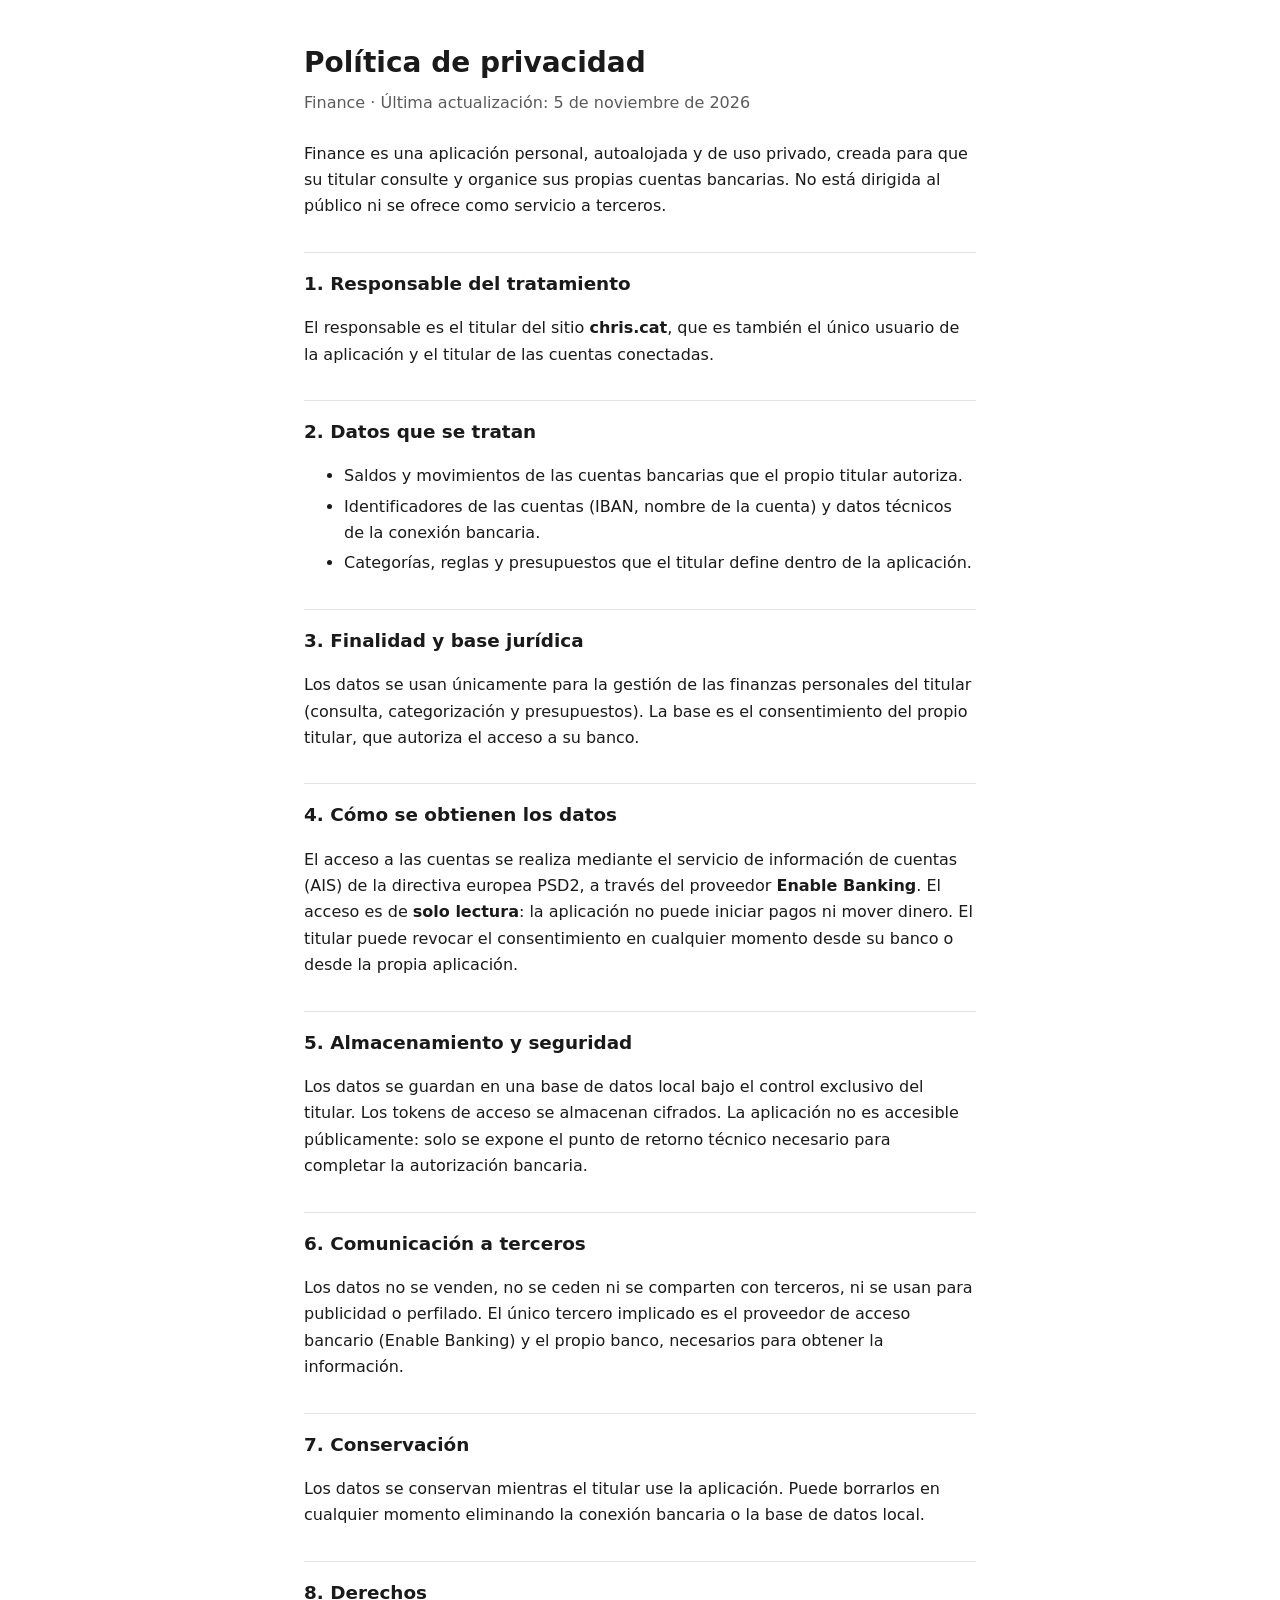
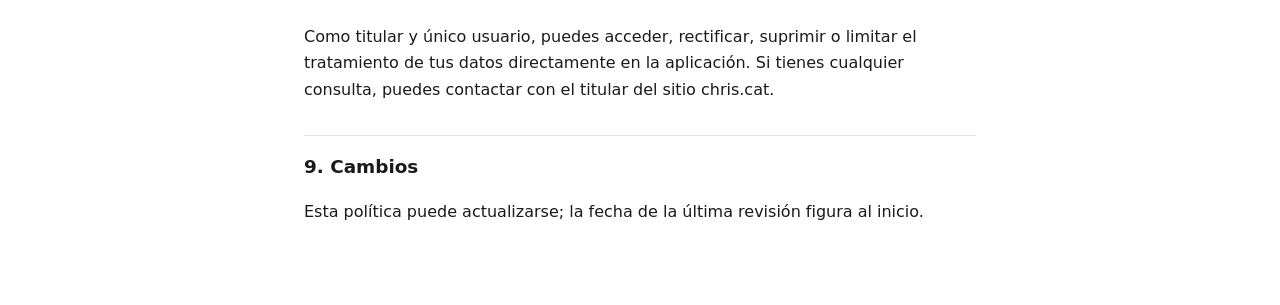
<file: privacy/index.html>
<!doctype html>
<html lang="es">
<head>
<meta charset="utf-8">
<meta name="viewport" content="width=device-width, initial-scale=1">
<title>Política de privacidad — Finance</title>
<style>
  :root { --bg:#fff; --fg:#1a1a1a; --muted:#5b5b5b; --line:#e3e3e3; }
  @media (prefers-color-scheme: dark) { :root { --bg:#111; --fg:#ececec; --muted:#a0a0a0; --line:#2c2c2c; } }
  body { margin:0; background:var(--bg); color:var(--fg); font:16px/1.65 system-ui,-apple-system,"Segoe UI",sans-serif; }
  main { max-width:42rem; margin:0 auto; padding:2.5rem 1rem 4rem; }
  h1 { font-size:1.75rem; margin:0 0 .25rem; }
  h2 { font-size:1.15rem; margin:2rem 0 .5rem; padding-top:1rem; border-top:1px solid var(--line); }
  p.meta { color:var(--muted); margin:0 0 1.5rem; }
  li { margin:.25rem 0; }
</style>
</head>
<body>
<main>
<h1>Política de privacidad</h1>
<p class="meta">Finance · Última actualización: 5 de noviembre de 2026</p>

<p>Finance es una aplicación personal, autoalojada y de uso privado, creada para que su titular consulte y organice sus propias cuentas bancarias. No está dirigida al público ni se ofrece como servicio a terceros.</p>

<h2>1. Responsable del tratamiento</h2>
<p>El responsable es el titular del sitio <strong>chris.cat</strong>, que es también el único usuario de la aplicación y el titular de las cuentas conectadas.</p>

<h2>2. Datos que se tratan</h2>
<ul>
  <li>Saldos y movimientos de las cuentas bancarias que el propio titular autoriza.</li>
  <li>Identificadores de las cuentas (IBAN, nombre de la cuenta) y datos técnicos de la conexión bancaria.</li>
  <li>Categorías, reglas y presupuestos que el titular define dentro de la aplicación.</li>
</ul>

<h2>3. Finalidad y base jurídica</h2>
<p>Los datos se usan únicamente para la gestión de las finanzas personales del titular (consulta, categorización y presupuestos). La base es el consentimiento del propio titular, que autoriza el acceso a su banco.</p>

<h2>4. Cómo se obtienen los datos</h2>
<p>El acceso a las cuentas se realiza mediante el servicio de información de cuentas (AIS) de la directiva europea PSD2, a través del proveedor <strong>Enable Banking</strong>. El acceso es de <strong>solo lectura</strong>: la aplicación no puede iniciar pagos ni mover dinero. El titular puede revocar el consentimiento en cualquier momento desde su banco o desde la propia aplicación.</p>

<h2>5. Almacenamiento y seguridad</h2>
<p>Los datos se guardan en una base de datos local bajo el control exclusivo del titular. Los tokens de acceso se almacenan cifrados. La aplicación no es accesible públicamente: solo se expone el punto de retorno técnico necesario para completar la autorización bancaria.</p>

<h2>6. Comunicación a terceros</h2>
<p>Los datos no se venden, no se ceden ni se comparten con terceros, ni se usan para publicidad o perfilado. El único tercero implicado es el proveedor de acceso bancario (Enable Banking) y el propio banco, necesarios para obtener la información.</p>

<h2>7. Conservación</h2>
<p>Los datos se conservan mientras el titular use la aplicación. Puede borrarlos en cualquier momento eliminando la conexión bancaria o la base de datos local.</p>

<h2>8. Derechos</h2>
<p>Como titular y único usuario, puedes acceder, rectificar, suprimir o limitar el tratamiento de tus datos directamente en la aplicación. Si tienes cualquier consulta, puedes contactar con el titular del sitio chris.cat.</p>

<h2>9. Cambios</h2>
<p>Esta política puede actualizarse; la fecha de la última revisión figura al inicio.</p>
</main>
</body>
</html>
</file>
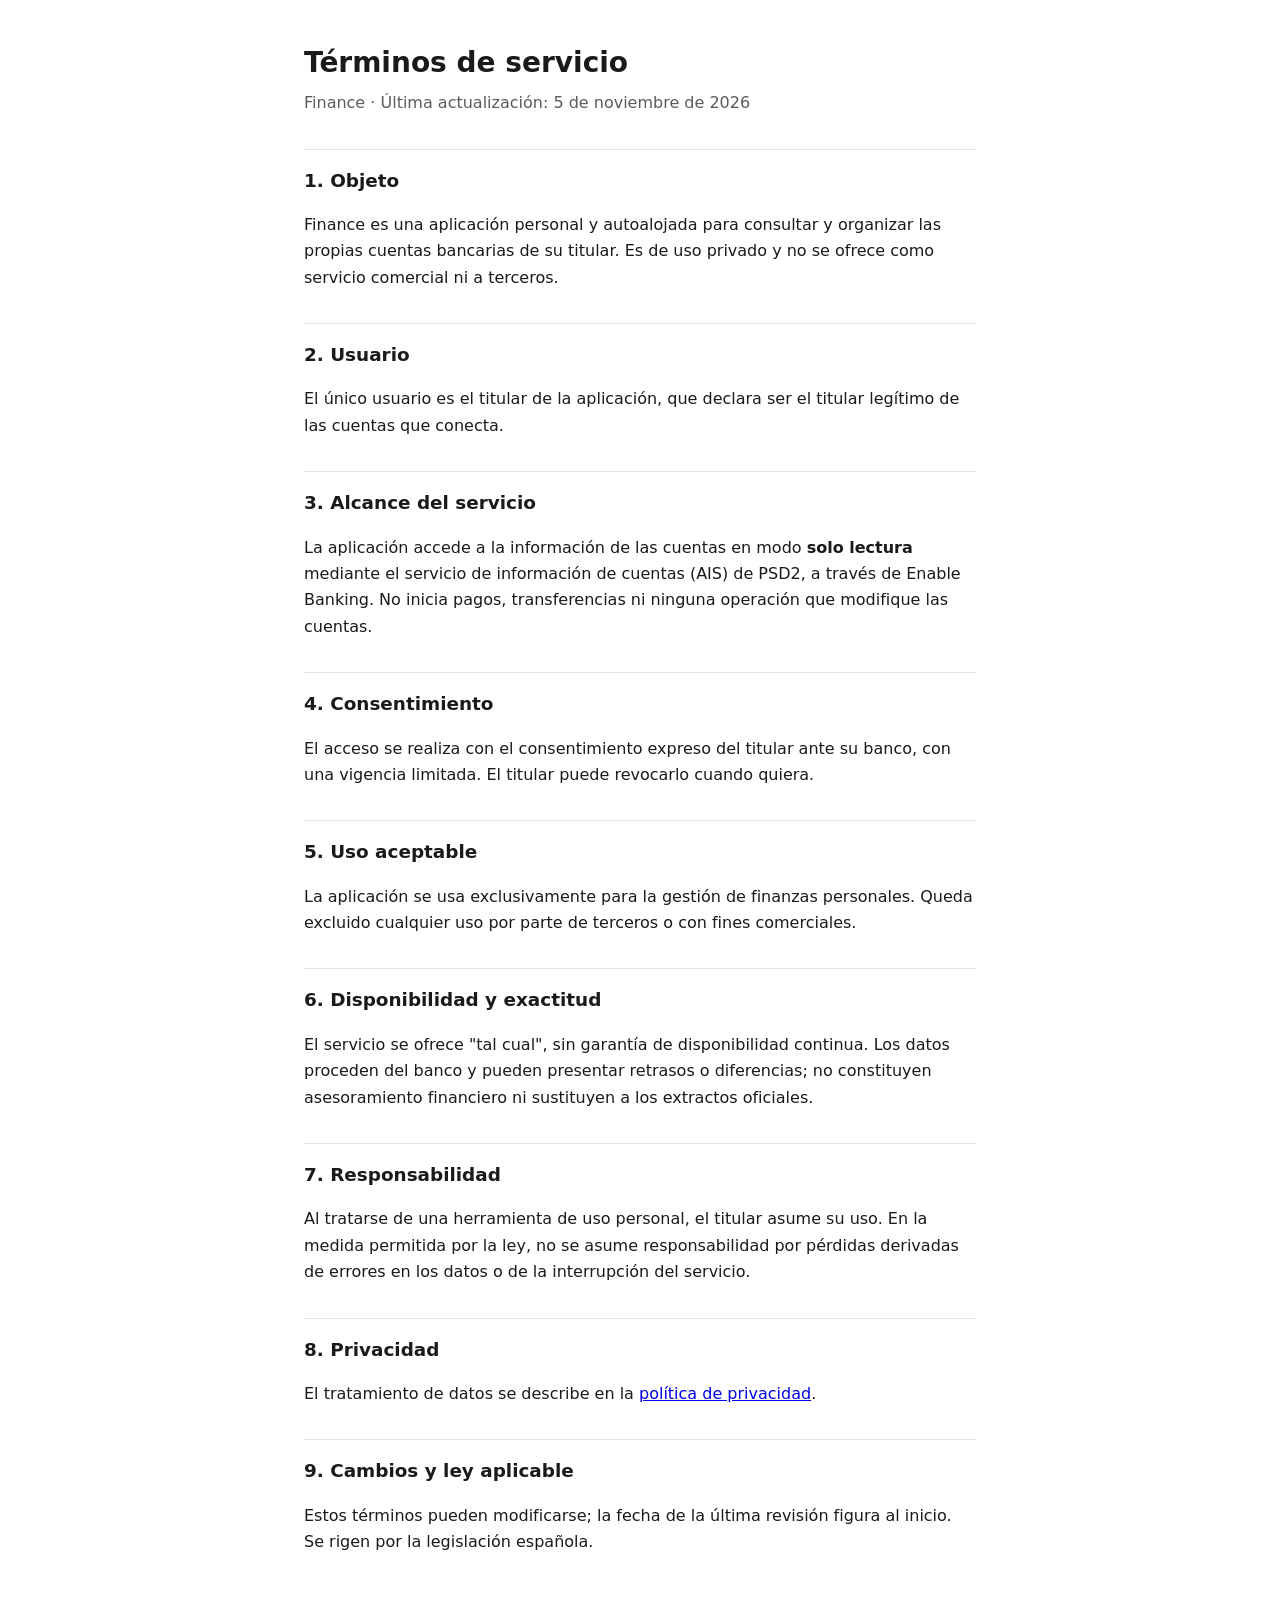
<file: terms/index.html>
<!doctype html>
<html lang="es">
<head>
<meta charset="utf-8">
<meta name="viewport" content="width=device-width, initial-scale=1">
<title>Términos de servicio — Finance</title>
<style>
  :root { --bg:#fff; --fg:#1a1a1a; --muted:#5b5b5b; --line:#e3e3e3; }
  @media (prefers-color-scheme: dark) { :root { --bg:#111; --fg:#ececec; --muted:#a0a0a0; --line:#2c2c2c; } }
  body { margin:0; background:var(--bg); color:var(--fg); font:16px/1.65 system-ui,-apple-system,"Segoe UI",sans-serif; }
  main { max-width:42rem; margin:0 auto; padding:2.5rem 1rem 4rem; }
  h1 { font-size:1.75rem; margin:0 0 .25rem; }
  h2 { font-size:1.15rem; margin:2rem 0 .5rem; padding-top:1rem; border-top:1px solid var(--line); }
  p.meta { color:var(--muted); margin:0 0 1.5rem; }
  li { margin:.25rem 0; }
</style>
</head>
<body>
<main>
<h1>Términos de servicio</h1>
<p class="meta">Finance · Última actualización: 5 de noviembre de 2026</p>

<h2>1. Objeto</h2>
<p>Finance es una aplicación personal y autoalojada para consultar y organizar las propias cuentas bancarias de su titular. Es de uso privado y no se ofrece como servicio comercial ni a terceros.</p>

<h2>2. Usuario</h2>
<p>El único usuario es el titular de la aplicación, que declara ser el titular legítimo de las cuentas que conecta.</p>

<h2>3. Alcance del servicio</h2>
<p>La aplicación accede a la información de las cuentas en modo <strong>solo lectura</strong> mediante el servicio de información de cuentas (AIS) de PSD2, a través de Enable Banking. No inicia pagos, transferencias ni ninguna operación que modifique las cuentas.</p>

<h2>4. Consentimiento</h2>
<p>El acceso se realiza con el consentimiento expreso del titular ante su banco, con una vigencia limitada. El titular puede revocarlo cuando quiera.</p>

<h2>5. Uso aceptable</h2>
<p>La aplicación se usa exclusivamente para la gestión de finanzas personales. Queda excluido cualquier uso por parte de terceros o con fines comerciales.</p>

<h2>6. Disponibilidad y exactitud</h2>
<p>El servicio se ofrece "tal cual", sin garantía de disponibilidad continua. Los datos proceden del banco y pueden presentar retrasos o diferencias; no constituyen asesoramiento financiero ni sustituyen a los extractos oficiales.</p>

<h2>7. Responsabilidad</h2>
<p>Al tratarse de una herramienta de uso personal, el titular asume su uso. En la medida permitida por la ley, no se asume responsabilidad por pérdidas derivadas de errores en los datos o de la interrupción del servicio.</p>

<h2>8. Privacidad</h2>
<p>El tratamiento de datos se describe en la <a href="/privacy">política de privacidad</a>.</p>

<h2>9. Cambios y ley aplicable</h2>
<p>Estos términos pueden modificarse; la fecha de la última revisión figura al inicio. Se rigen por la legislación española.</p>
</main>
</body>
</html>
</file>
